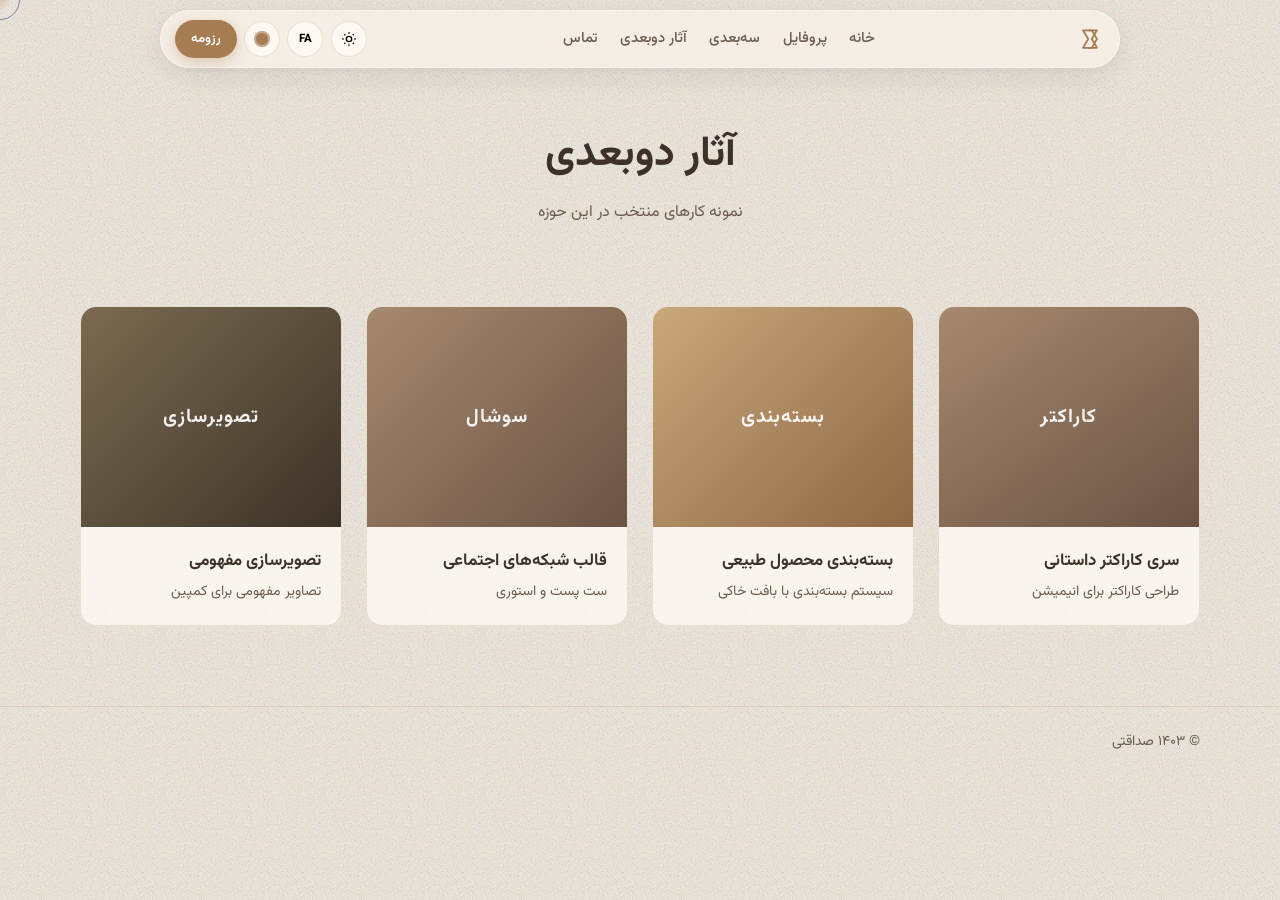
<file: pages/2d.html>
<!DOCTYPE html>
<html lang="fa" dir="rtl">
<head>
  <meta charset="UTF-8" />
  <meta name="viewport" content="width=device-width, initial-scale=1.0, viewport-fit=cover" />
  <title>آثار دوبعدی | صداقتی</title>
  <link href="https://fonts.googleapis.com/css2?family=Vazirmatn:wght@400;500;600;700;800&display=swap" rel="stylesheet" />
  <link rel="stylesheet" href="../css/style.css" />
  <style>
    .page-hero { padding: 120px 0 40px; text-align: center; }
    .page-hero h1 { font-size: clamp(1.8rem, 4vw, 2.6rem); margin-bottom: 0.5rem; }
    .page-hero p { color: var(--text-muted); max-width: 520px; margin: 0 auto; }
    .works-grid { display: grid; grid-template-columns: repeat(auto-fill, minmax(260px, 1fr)); gap: 1.5rem; padding: 40px 0 80px; }
    .work-card { background: var(--surface); border: 1px solid var(--border); border-radius: var(--radius); overflow: hidden; transition: transform 0.3s, box-shadow 0.3s; }
    .work-card:hover { transform: translateY(-6px); box-shadow: var(--shadow-lg); }
    .work-thumb { height: 220px; background: linear-gradient(145deg, #a68a6e, #6b5344); display: grid; place-items: center; font-size: 1.2rem; font-weight: 700; letter-spacing: 0.06em; color: rgba(255,255,255,0.92); text-align: center; padding: 1rem; }
    .work-body { padding: 1.25rem; }
    .work-body h3 { font-size: 1.05rem; margin-bottom: 0.35rem; }
    .work-body p { font-size: 0.88rem; color: var(--text-muted); }
    .note { background: var(--surface); border: 1px solid var(--border); border-radius: var(--radius); padding: 1.25rem 1.5rem; margin-bottom: 1.5rem; color: var(--text-muted); font-size: 0.95rem; }
  </style>
</head>
<body class="theme-cream day-mode" data-lang="fa">
  <header class="navbar">
    <div class="nav-pill glass">
      <a href="../index.html" class="logo" aria-label="صداقتی">
        <span class="logo-mark">
          <svg viewBox="0 0 32 32" fill="none"><path d="M8 6h10l6 10-6 10H8l6-10L8 6z" stroke="currentColor" stroke-width="2" stroke-linejoin="round"/><path d="M14 6h10l-6 10 6 10H14" stroke="currentColor" stroke-width="2" stroke-linejoin="round"/></svg>
        </span>
      </a>
      <nav class="nav-links">
        <a href="../index.html">خانه</a>
        <a href="../index.html#profile">پروفایل</a>
        <a href="../index.html#showcase3d">سه‌بعدی</a>
        <a href="2d.html">آثار دوبعدی</a>
        <a href="../index.html#contact">تماس</a>
      </nav>
      <div class="nav-actions">
        <button class="theme-toggle" id="themeToggle" aria-label="Toggle day/night">
          <span class="sun"><svg viewBox="0 0 24 24" width="16" height="16" fill="none" stroke="currentColor" stroke-width="2"><circle cx="12" cy="12" r="4"/><path d="M12 2v2M12 20v2M4.93 4.93l1.41 1.41M17.66 17.66l1.41 1.41M2 12h2M20 12h2M4.93 19.07l1.41-1.41M17.66 6.34l1.41-1.41"/></svg></span>
          <span class="moon"><svg viewBox="0 0 24 24" width="16" height="16" fill="none" stroke="currentColor" stroke-width="2"><path d="M21 12.79A9 9 0 1 1 11.21 3 7 7 0 0 0 21 12.79z"/></svg></span>
        </button>
        <button class="lang-toggle" id="langToggle"><span class="lang-fa">FA</span><span class="lang-en">EN</span></button>
        <button class="color-theme-btn" id="colorThemeBtn"><span class="dot"></span></button>
        <a href="../index.html#resume" class="btn-resume"><span>رزومه</span></a>
      </div>
      <button class="menu-toggle" id="menuToggle" aria-label="Menu"><span></span><span></span><span></span></button>
    </div>
  </header>
  <div class="color-panel" id="colorPanel">
    <button class="color-option" data-theme="cream" style="--swatch:#f5e6d3"></button>
    <button class="color-option" data-theme="milky" style="--swatch:#faf8f5"></button>
    <button class="color-option" data-theme="khaki" style="--swatch:#c4b39a"></button>
    <button class="color-option" data-theme="earthy" style="--swatch:#a68a6e"></button>
    <button class="color-option" data-theme="sand" style="--swatch:#e8d5b7"></button>
  </div>
  <main class="container">
    <div class="page-hero">
      <h1>آثار دوبعدی</h1>
      <p>نمونه کارهای منتخب در این حوزه</p>
    </div>

    <div class="works-grid">
      <article class="work-card"><div class="work-thumb">کاراکتر</div><div class="work-body"><h3>سری کاراکتر داستانی</h3><p>طراحی کاراکتر برای انیمیشن</p></div></article>
      <article class="work-card"><div class="work-thumb" style="background:linear-gradient(135deg,#c9a87c,#8c6844)">بسته‌بندی</div><div class="work-body"><h3>بسته‌بندی محصول طبیعی</h3><p>سیستم بسته‌بندی با بافت خاکی</p></div></article>
      <article class="work-card"><div class="work-thumb" style="background:linear-gradient(135deg,#a68a6e,#6b5344)">سوشال</div><div class="work-body"><h3>قالب شبکه‌های اجتماعی</h3><p>ست پست و استوری</p></div></article>
      <article class="work-card"><div class="work-thumb" style="background:linear-gradient(135deg,#7a6b4f,#3d3229)">تصویرسازی</div><div class="work-body"><h3>تصویرسازی مفهومی</h3><p>تصاویر مفهومی برای کمپین</p></div></article>
    </div>

  </main>
  <footer class="footer footer-minimal"><div class="container footer-inner"><p class="footer-copy">© ۱۴۰۳ صداقتی</p></div></footer>
  <script src="../js/effects.js"></script>
  <script src="../js/nav-shared.js"></script>
</body>
</html>
</file>
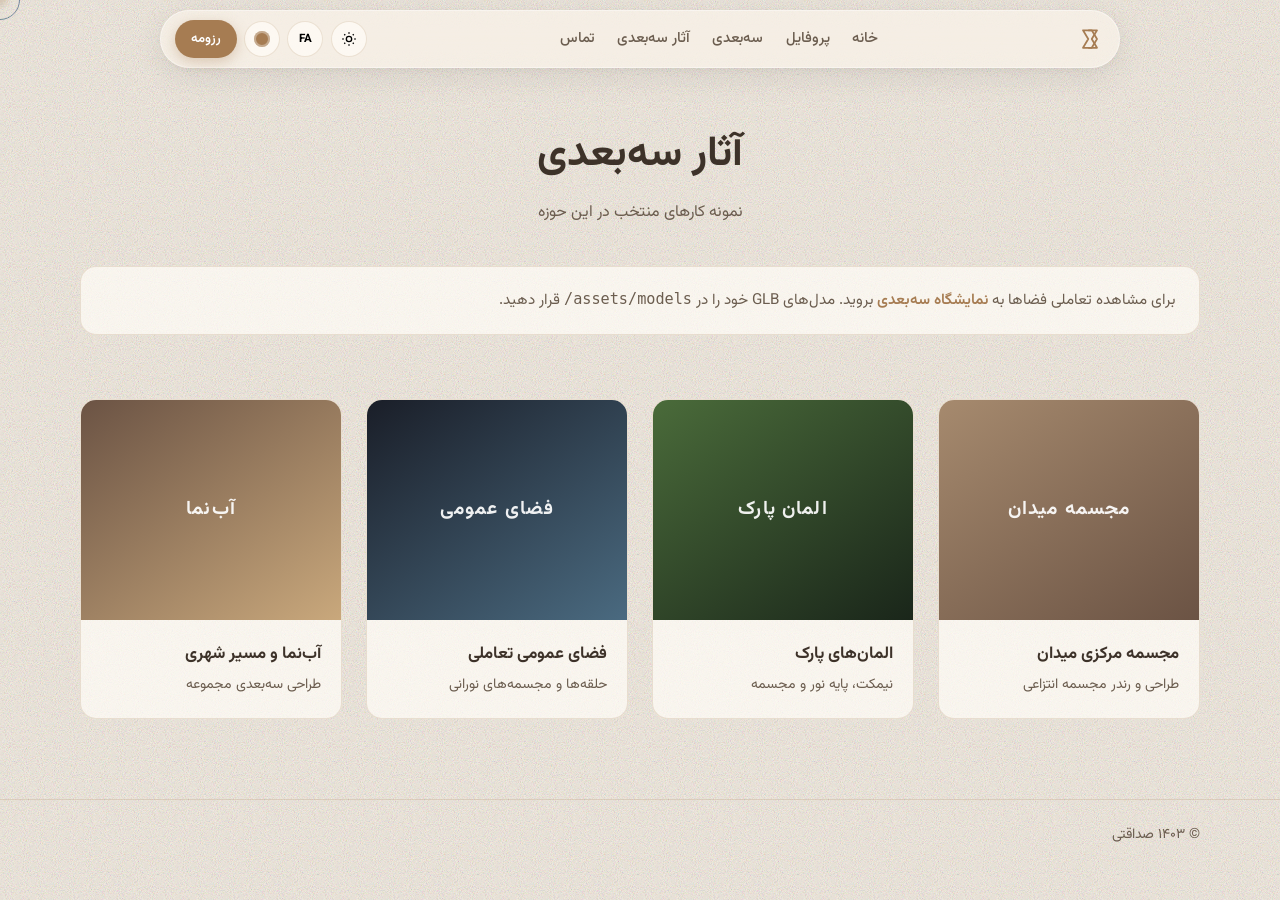
<file: pages/3d.html>
<!DOCTYPE html>
<html lang="fa" dir="rtl">
<head>
  <meta charset="UTF-8" />
  <meta name="viewport" content="width=device-width, initial-scale=1.0, viewport-fit=cover" />
  <title>آثار سه‌بعدی | صداقتی</title>
  <link href="https://fonts.googleapis.com/css2?family=Vazirmatn:wght@400;500;600;700;800&display=swap" rel="stylesheet" />
  <link rel="stylesheet" href="../css/style.css" />
  <style>
    .page-hero { padding: 120px 0 40px; text-align: center; }
    .page-hero h1 { font-size: clamp(1.8rem, 4vw, 2.6rem); margin-bottom: 0.5rem; }
    .page-hero p { color: var(--text-muted); max-width: 520px; margin: 0 auto; }
    .works-grid { display: grid; grid-template-columns: repeat(auto-fill, minmax(260px, 1fr)); gap: 1.5rem; padding: 40px 0 80px; }
    .work-card { background: var(--surface); border: 1px solid var(--border); border-radius: var(--radius); overflow: hidden; transition: transform 0.3s, box-shadow 0.3s; }
    .work-card:hover { transform: translateY(-6px); box-shadow: var(--shadow-lg); }
    .work-thumb { height: 220px; background: linear-gradient(145deg, #a68a6e, #6b5344); display: grid; place-items: center; font-size: 1.2rem; font-weight: 700; letter-spacing: 0.06em; color: rgba(255,255,255,0.92); text-align: center; padding: 1rem; }
    .work-body { padding: 1.25rem; }
    .work-body h3 { font-size: 1.05rem; margin-bottom: 0.35rem; }
    .work-body p { font-size: 0.88rem; color: var(--text-muted); }
    .note { background: var(--surface); border: 1px solid var(--border); border-radius: var(--radius); padding: 1.25rem 1.5rem; margin-bottom: 1.5rem; color: var(--text-muted); font-size: 0.95rem; }
  </style>
</head>
<body class="theme-cream day-mode" data-lang="fa">
  <header class="navbar">
    <div class="nav-pill glass">
      <a href="../index.html" class="logo" aria-label="صداقتی">
        <span class="logo-mark">
          <svg viewBox="0 0 32 32" fill="none"><path d="M8 6h10l6 10-6 10H8l6-10L8 6z" stroke="currentColor" stroke-width="2" stroke-linejoin="round"/><path d="M14 6h10l-6 10 6 10H14" stroke="currentColor" stroke-width="2" stroke-linejoin="round"/></svg>
        </span>
      </a>
      <nav class="nav-links">
        <a href="../index.html">خانه</a>
        <a href="../index.html#profile">پروفایل</a>
        <a href="../index.html#showcase3d">سه‌بعدی</a>
        <a href="3d.html">آثار سه‌بعدی</a>
        <a href="../index.html#contact">تماس</a>
      </nav>
      <div class="nav-actions">
        <button class="theme-toggle" id="themeToggle" aria-label="Toggle day/night">
          <span class="sun"><svg viewBox="0 0 24 24" width="16" height="16" fill="none" stroke="currentColor" stroke-width="2"><circle cx="12" cy="12" r="4"/><path d="M12 2v2M12 20v2M4.93 4.93l1.41 1.41M17.66 17.66l1.41 1.41M2 12h2M20 12h2M4.93 19.07l1.41-1.41M17.66 6.34l1.41-1.41"/></svg></span>
          <span class="moon"><svg viewBox="0 0 24 24" width="16" height="16" fill="none" stroke="currentColor" stroke-width="2"><path d="M21 12.79A9 9 0 1 1 11.21 3 7 7 0 0 0 21 12.79z"/></svg></span>
        </button>
        <button class="lang-toggle" id="langToggle"><span class="lang-fa">FA</span><span class="lang-en">EN</span></button>
        <button class="color-theme-btn" id="colorThemeBtn"><span class="dot"></span></button>
        <a href="../index.html#resume" class="btn-resume"><span>رزومه</span></a>
      </div>
      <button class="menu-toggle" id="menuToggle" aria-label="Menu"><span></span><span></span><span></span></button>
    </div>
  </header>
  <div class="color-panel" id="colorPanel">
    <button class="color-option" data-theme="cream" style="--swatch:#f5e6d3"></button>
    <button class="color-option" data-theme="milky" style="--swatch:#faf8f5"></button>
    <button class="color-option" data-theme="khaki" style="--swatch:#c4b39a"></button>
    <button class="color-option" data-theme="earthy" style="--swatch:#a68a6e"></button>
    <button class="color-option" data-theme="sand" style="--swatch:#e8d5b7"></button>
  </div>
  <main class="container">
    <div class="page-hero">
      <h1>آثار سه‌بعدی</h1>
      <p>نمونه کارهای منتخب در این حوزه</p>
    </div>

    <div class="note">برای مشاهده تعاملی فضاها به <a href="../index.html#showcase3d" style="color:var(--accent);font-weight:600">نمایشگاه سه‌بعدی</a> بروید. مدل‌های GLB خود را در <code>assets/models/</code> قرار دهید.</div>
    <div class="works-grid">
      <article class="work-card"><div class="work-thumb">مجسمه میدان</div><div class="work-body"><h3>مجسمه مرکزی میدان</h3><p>طراحی و رندر مجسمه انتزاعی</p></div></article>
      <article class="work-card"><div class="work-thumb" style="background:linear-gradient(145deg,#4a6b3a,#1a261a)">المان پارک</div><div class="work-body"><h3>المان‌های پارک</h3><p>نیمکت، پایه نور و مجسمه</p></div></article>
      <article class="work-card"><div class="work-thumb" style="background:linear-gradient(145deg,#1a1e28,#4a6a80)">فضای عمومی</div><div class="work-body"><h3>فضای عمومی تعاملی</h3><p>حلقه‌ها و مجسمه‌های نورانی</p></div></article>
      <article class="work-card"><div class="work-thumb" style="background:linear-gradient(145deg,#6b5344,#c9a87c)">آب‌نما</div><div class="work-body"><h3>آب‌نما و مسیر شهری</h3><p>طراحی سه‌بعدی مجموعه</p></div></article>
    </div>

  </main>
  <footer class="footer footer-minimal"><div class="container footer-inner"><p class="footer-copy">© ۱۴۰۳ صداقتی</p></div></footer>
  <script src="../js/effects.js"></script>
  <script src="../js/nav-shared.js"></script>
</body>
</html>
</file>
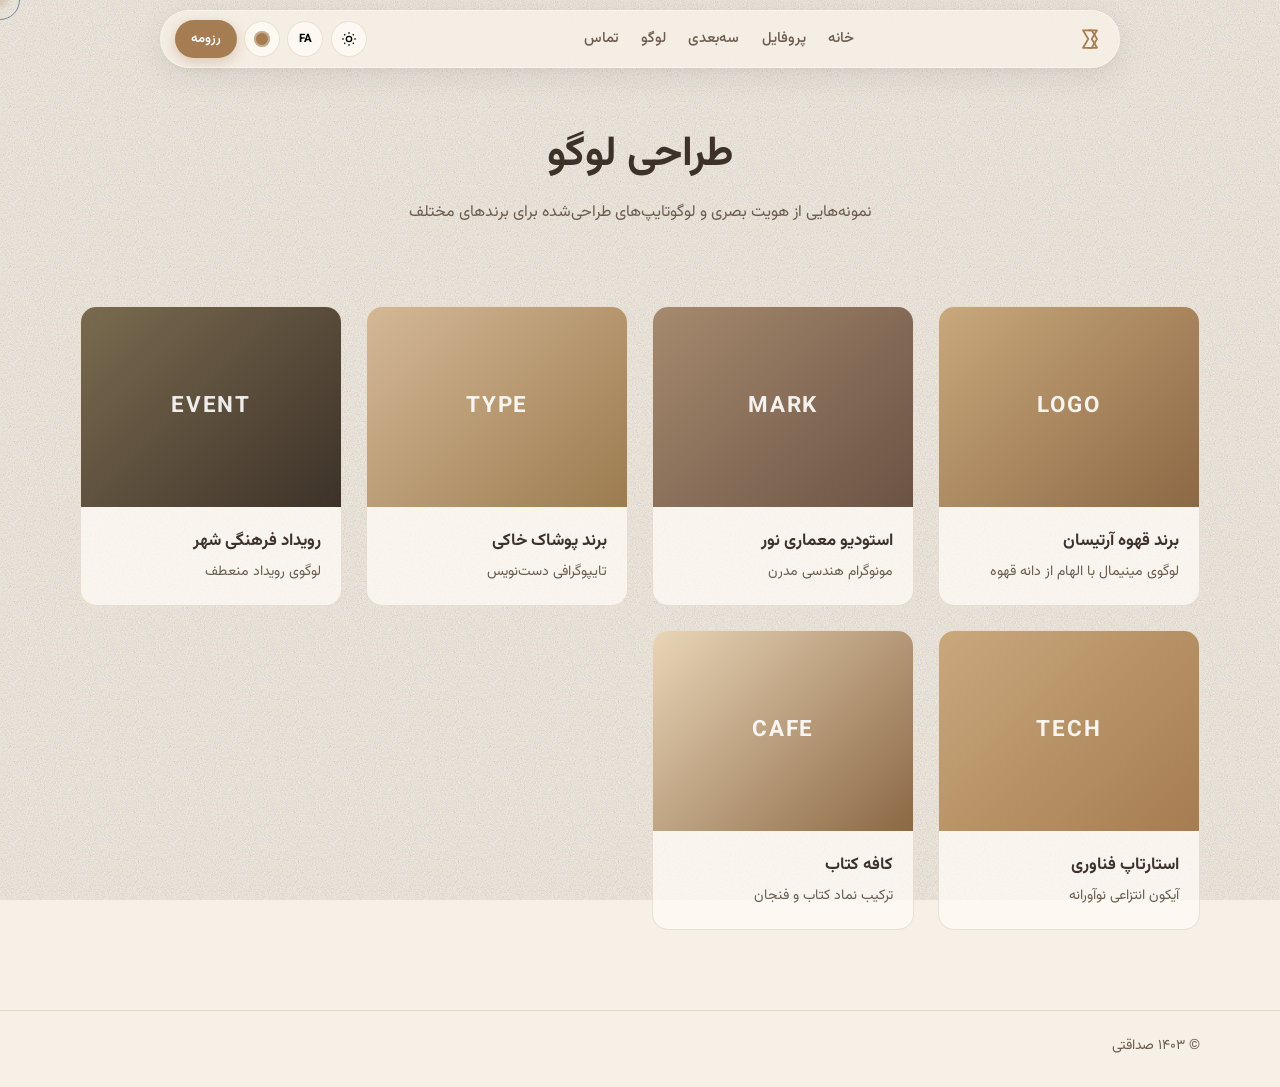
<file: pages/logo.html>
<!DOCTYPE html>
<html lang="fa" dir="rtl">
<head>
  <meta charset="UTF-8" />
  <meta name="viewport" content="width=device-width, initial-scale=1.0, viewport-fit=cover" />
  <title>طراحی لوگو | صداقتی</title>
  <link href="https://fonts.googleapis.com/css2?family=Vazirmatn:wght@400;500;600;700;800&display=swap" rel="stylesheet" />
  <link rel="stylesheet" href="../css/style.css" />
  <style>
    .page-hero { padding: 120px 0 40px; text-align: center; }
    .page-hero h1 { font-size: clamp(1.8rem, 4vw, 2.6rem); margin-bottom: 0.5rem; }
    .page-hero p { color: var(--text-muted); max-width: 520px; margin: 0 auto; }
    .works-grid { display: grid; grid-template-columns: repeat(auto-fill, minmax(260px, 1fr)); gap: 1.5rem; padding: 40px 0 80px; }
    .work-card { background: var(--surface); border: 1px solid var(--border); border-radius: var(--radius); overflow: hidden; transition: transform 0.3s, box-shadow 0.3s; }
    .work-card:hover { transform: translateY(-6px); box-shadow: var(--shadow-lg); }
    .work-thumb { height: 200px; background: linear-gradient(135deg, #c9a87c, #8c6844); display: grid; place-items: center; font-size: 1.4rem; font-weight: 700; letter-spacing: 0.08em; color: rgba(255,255,255,0.9); }
    .work-body { padding: 1.25rem; }
    .work-body h3 { font-size: 1.05rem; margin-bottom: 0.35rem; }
    .work-body p { font-size: 0.88rem; color: var(--text-muted); }
  </style>
</head>
<body class="theme-cream day-mode" data-lang="fa">
  <header class="navbar">
    <div class="nav-pill glass">
      <a href="../index.html" class="logo" aria-label="صداقتی">
        <span class="logo-mark">
          <svg viewBox="0 0 32 32" fill="none"><path d="M8 6h10l6 10-6 10H8l6-10L8 6z" stroke="currentColor" stroke-width="2" stroke-linejoin="round"/><path d="M14 6h10l-6 10 6 10H14" stroke="currentColor" stroke-width="2" stroke-linejoin="round"/></svg>
        </span>
      </a>
      <nav class="nav-links">
        <a href="../index.html">خانه</a>
        <a href="../index.html#profile">پروفایل</a>
        <a href="../index.html#showcase3d">سه‌بعدی</a>
        <a href="logo.html">لوگو</a>
        <a href="../index.html#contact">تماس</a>
      </nav>
      <div class="nav-actions">
        <button class="theme-toggle" id="themeToggle" aria-label="Toggle day/night">
          <span class="sun"><svg viewBox="0 0 24 24" width="16" height="16" fill="none" stroke="currentColor" stroke-width="2"><circle cx="12" cy="12" r="4"/><path d="M12 2v2M12 20v2M4.93 4.93l1.41 1.41M17.66 17.66l1.41 1.41M2 12h2M20 12h2M4.93 19.07l1.41-1.41M17.66 6.34l1.41-1.41"/></svg></span>
          <span class="moon"><svg viewBox="0 0 24 24" width="16" height="16" fill="none" stroke="currentColor" stroke-width="2"><path d="M21 12.79A9 9 0 1 1 11.21 3 7 7 0 0 0 21 12.79z"/></svg></span>
        </button>
        <button class="lang-toggle" id="langToggle"><span class="lang-fa">FA</span><span class="lang-en">EN</span></button>
        <button class="color-theme-btn" id="colorThemeBtn"><span class="dot"></span></button>
        <a href="../index.html#resume" class="btn-resume"><span>رزومه</span></a>
      </div>
      <button class="menu-toggle" id="menuToggle" aria-label="Menu"><span></span><span></span><span></span></button>
    </div>
  </header>
  <div class="color-panel" id="colorPanel">
    <button class="color-option" data-theme="cream" style="--swatch:#f5e6d3"></button>
    <button class="color-option" data-theme="milky" style="--swatch:#faf8f5"></button>
    <button class="color-option" data-theme="khaki" style="--swatch:#c4b39a"></button>
    <button class="color-option" data-theme="earthy" style="--swatch:#a68a6e"></button>
    <button class="color-option" data-theme="sand" style="--swatch:#e8d5b7"></button>
  </div>
  <main class="container">
    <div class="page-hero">
      <h1>طراحی لوگو</h1>
      <p>نمونه‌هایی از هویت بصری و لوگوتایپ‌های طراحی‌شده برای برندهای مختلف</p>
    </div>
    <div class="works-grid">
      <article class="work-card"><div class="work-thumb">LOGO</div><div class="work-body"><h3>برند قهوه آرتیسان</h3><p>لوگوی مینیمال با الهام از دانه قهوه</p></div></article>
      <article class="work-card"><div class="work-thumb" style="background:linear-gradient(135deg,#a68a6e,#6b5344)">MARK</div><div class="work-body"><h3>استودیو معماری نور</h3><p>مونوگرام هندسی مدرن</p></div></article>
      <article class="work-card"><div class="work-thumb" style="background:linear-gradient(135deg,#d4b896,#9c7b4f)">TYPE</div><div class="work-body"><h3>برند پوشاک خاکی</h3><p>تایپوگرافی دست‌نویس</p></div></article>
      <article class="work-card"><div class="work-thumb" style="background:linear-gradient(135deg,#7a6b4f,#3d3229)">EVENT</div><div class="work-body"><h3>رویداد فرهنگی شهر</h3><p>لوگوی رویداد منعطف</p></div></article>
      <article class="work-card"><div class="work-thumb" style="background:linear-gradient(135deg,#c9a87c,#a67c52)">TECH</div><div class="work-body"><h3>استارتاپ فناوری</h3><p>آیکون انتزاعی نوآورانه</p></div></article>
      <article class="work-card"><div class="work-thumb" style="background:linear-gradient(135deg,#e8d5b7,#8c6844)">CAFE</div><div class="work-body"><h3>کافه کتاب</h3><p>ترکیب نماد کتاب و فنجان</p></div></article>
    </div>
  </main>
  <footer class="footer footer-minimal"><div class="container footer-inner"><p class="footer-copy">© ۱۴۰۳ صداقتی</p></div></footer>
  <script src="../js/effects.js"></script>
  <script src="../js/nav-shared.js"></script>
</body>
</html>
</file>
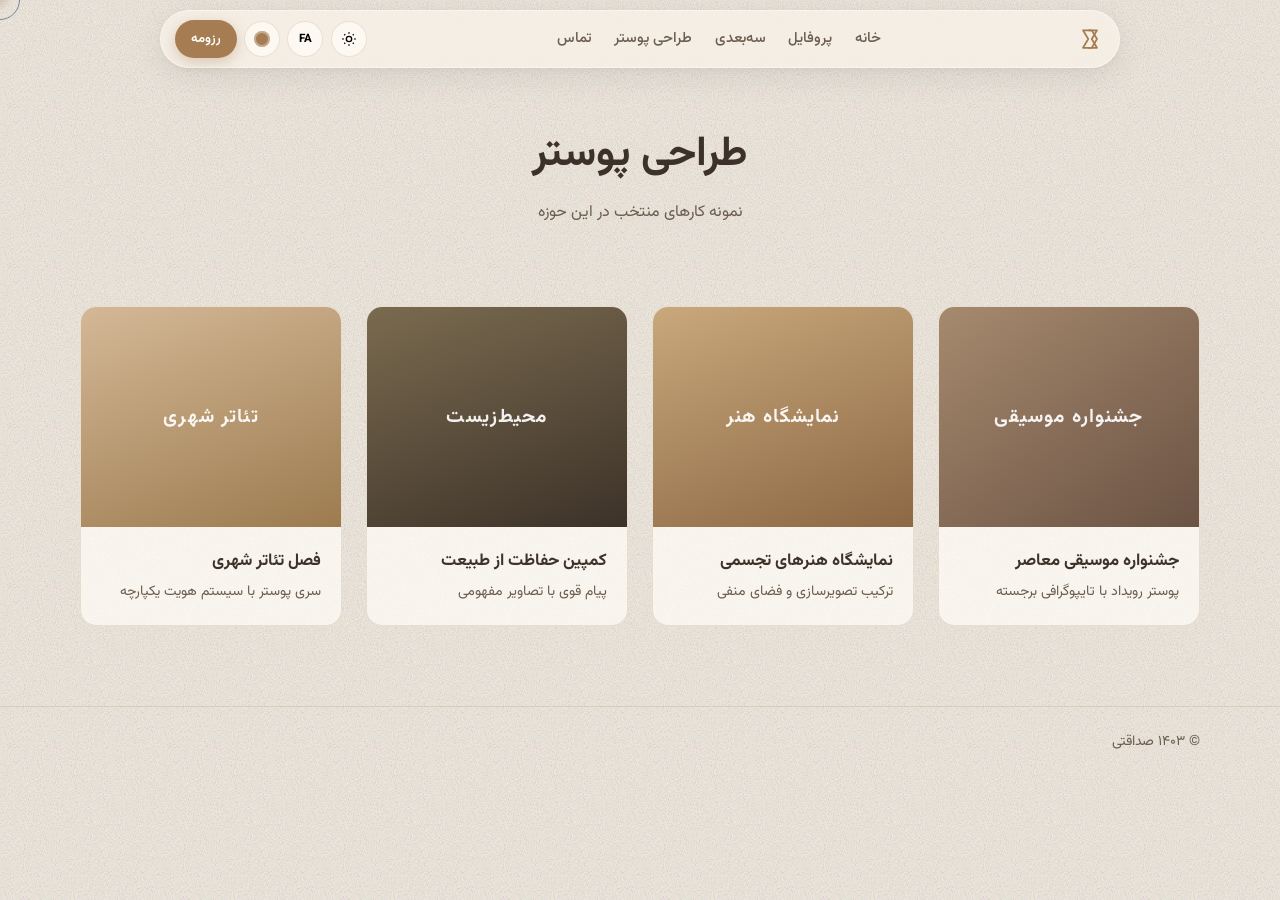
<file: pages/poster.html>
<!DOCTYPE html>
<html lang="fa" dir="rtl">
<head>
  <meta charset="UTF-8" />
  <meta name="viewport" content="width=device-width, initial-scale=1.0, viewport-fit=cover" />
  <title>طراحی پوستر | صداقتی</title>
  <link href="https://fonts.googleapis.com/css2?family=Vazirmatn:wght@400;500;600;700;800&display=swap" rel="stylesheet" />
  <link rel="stylesheet" href="../css/style.css" />
  <style>
    .page-hero { padding: 120px 0 40px; text-align: center; }
    .page-hero h1 { font-size: clamp(1.8rem, 4vw, 2.6rem); margin-bottom: 0.5rem; }
    .page-hero p { color: var(--text-muted); max-width: 520px; margin: 0 auto; }
    .works-grid { display: grid; grid-template-columns: repeat(auto-fill, minmax(260px, 1fr)); gap: 1.5rem; padding: 40px 0 80px; }
    .work-card { background: var(--surface); border: 1px solid var(--border); border-radius: var(--radius); overflow: hidden; transition: transform 0.3s, box-shadow 0.3s; }
    .work-card:hover { transform: translateY(-6px); box-shadow: var(--shadow-lg); }
    .work-thumb { height: 220px; background: linear-gradient(145deg, #a68a6e, #6b5344); display: grid; place-items: center; font-size: 1.2rem; font-weight: 700; letter-spacing: 0.06em; color: rgba(255,255,255,0.92); text-align: center; padding: 1rem; }
    .work-body { padding: 1.25rem; }
    .work-body h3 { font-size: 1.05rem; margin-bottom: 0.35rem; }
    .work-body p { font-size: 0.88rem; color: var(--text-muted); }
    .note { background: var(--surface); border: 1px solid var(--border); border-radius: var(--radius); padding: 1.25rem 1.5rem; margin-bottom: 1.5rem; color: var(--text-muted); font-size: 0.95rem; }
  </style>
</head>
<body class="theme-cream day-mode" data-lang="fa">
  <header class="navbar">
    <div class="nav-pill glass">
      <a href="../index.html" class="logo" aria-label="صداقتی">
        <span class="logo-mark">
          <svg viewBox="0 0 32 32" fill="none"><path d="M8 6h10l6 10-6 10H8l6-10L8 6z" stroke="currentColor" stroke-width="2" stroke-linejoin="round"/><path d="M14 6h10l-6 10 6 10H14" stroke="currentColor" stroke-width="2" stroke-linejoin="round"/></svg>
        </span>
      </a>
      <nav class="nav-links">
        <a href="../index.html">خانه</a>
        <a href="../index.html#profile">پروفایل</a>
        <a href="../index.html#showcase3d">سه‌بعدی</a>
        <a href="poster.html">طراحی پوستر</a>
        <a href="../index.html#contact">تماس</a>
      </nav>
      <div class="nav-actions">
        <button class="theme-toggle" id="themeToggle" aria-label="Toggle day/night">
          <span class="sun"><svg viewBox="0 0 24 24" width="16" height="16" fill="none" stroke="currentColor" stroke-width="2"><circle cx="12" cy="12" r="4"/><path d="M12 2v2M12 20v2M4.93 4.93l1.41 1.41M17.66 17.66l1.41 1.41M2 12h2M20 12h2M4.93 19.07l1.41-1.41M17.66 6.34l1.41-1.41"/></svg></span>
          <span class="moon"><svg viewBox="0 0 24 24" width="16" height="16" fill="none" stroke="currentColor" stroke-width="2"><path d="M21 12.79A9 9 0 1 1 11.21 3 7 7 0 0 0 21 12.79z"/></svg></span>
        </button>
        <button class="lang-toggle" id="langToggle"><span class="lang-fa">FA</span><span class="lang-en">EN</span></button>
        <button class="color-theme-btn" id="colorThemeBtn"><span class="dot"></span></button>
        <a href="../index.html#resume" class="btn-resume"><span>رزومه</span></a>
      </div>
      <button class="menu-toggle" id="menuToggle" aria-label="Menu"><span></span><span></span><span></span></button>
    </div>
  </header>
  <div class="color-panel" id="colorPanel">
    <button class="color-option" data-theme="cream" style="--swatch:#f5e6d3"></button>
    <button class="color-option" data-theme="milky" style="--swatch:#faf8f5"></button>
    <button class="color-option" data-theme="khaki" style="--swatch:#c4b39a"></button>
    <button class="color-option" data-theme="earthy" style="--swatch:#a68a6e"></button>
    <button class="color-option" data-theme="sand" style="--swatch:#e8d5b7"></button>
  </div>
  <main class="container">
    <div class="page-hero">
      <h1>طراحی پوستر</h1>
      <p>نمونه کارهای منتخب در این حوزه</p>
    </div>

    <div class="works-grid">
      <article class="work-card"><div class="work-thumb">جشنواره موسیقی</div><div class="work-body"><h3>جشنواره موسیقی معاصر</h3><p>پوستر رویداد با تایپوگرافی برجسته</p></div></article>
      <article class="work-card"><div class="work-thumb" style="background:linear-gradient(160deg,#c9a87c,#8c6844)">نمایشگاه هنر</div><div class="work-body"><h3>نمایشگاه هنرهای تجسمی</h3><p>ترکیب تصویرسازی و فضای منفی</p></div></article>
      <article class="work-card"><div class="work-thumb" style="background:linear-gradient(160deg,#7a6b4f,#3d3229)">محیط‌زیست</div><div class="work-body"><h3>کمپین حفاظت از طبیعت</h3><p>پیام قوی با تصاویر مفهومی</p></div></article>
      <article class="work-card"><div class="work-thumb" style="background:linear-gradient(160deg,#d4b896,#9c7b4f)">تئاتر شهری</div><div class="work-body"><h3>فصل تئاتر شهری</h3><p>سری پوستر با سیستم هویت یکپارچه</p></div></article>
    </div>

  </main>
  <footer class="footer footer-minimal"><div class="container footer-inner"><p class="footer-copy">© ۱۴۰۳ صداقتی</p></div></footer>
  <script src="../js/effects.js"></script>
  <script src="../js/nav-shared.js"></script>
</body>
</html>
</file>
<file: css/style.css>
/* ===== CSS Variables & Themes ===== */
:root {
  --font-fa: 'Vazirmatn', system-ui, sans-serif;
  --font-en: 'Playfair Display', Georgia, serif;
  --radius: 16px;
  --radius-sm: 10px;
  --shadow: 0 8px 32px rgba(0,0,0,0.08);
  --shadow-lg: 0 20px 60px rgba(0,0,0,0.12);
  --transition: 0.35s cubic-bezier(0.4, 0, 0.2, 1);
  --nav-h: 72px;
}

/* Cream (default) */
.theme-cream {
  --bg: #f7f0e6;
  --bg-soft: #f0e6d8;
  --surface: rgba(255, 252, 247, 0.72);
  --text: #3d3229;
  --text-muted: #6b5d4f;
  --accent: #a67c52;
  --accent-hover: #8c6844;
  --border: rgba(166, 124, 82, 0.2);
  --glass: rgba(255, 250, 242, 0.55);
  --glass-border: rgba(255, 255, 255, 0.4);
  --orbit: #c9a87c;
}

.theme-milky {
  --bg: #faf8f5;
  --bg-soft: #f2efe9;
  --surface: rgba(255, 255, 255, 0.75);
  --text: #2c2a26;
  --text-muted: #5c574e;
  --accent: #8b7355;
  --accent-hover: #6f5b44;
  --border: rgba(139, 115, 85, 0.18);
  --glass: rgba(255, 255, 255, 0.6);
  --glass-border: rgba(255, 255, 255, 0.5);
  --orbit: #b8a88a;
}

.theme-khaki {
  --bg: #e8e0d0;
  --bg-soft: #ddd4c0;
  --surface: rgba(245, 240, 230, 0.7);
  --text: #3a3428;
  --text-muted: #5e5648;
  --accent: #7a6b4f;
  --accent-hover: #625640;
  --border: rgba(122, 107, 79, 0.22);
  --glass: rgba(240, 235, 220, 0.55);
  --glass-border: rgba(255, 255, 255, 0.35);
  --orbit: #9c8b6a;
}

.theme-earthy {
  --bg: #d9cbb8;
  --bg-soft: #cbbba5;
  --surface: rgba(240, 230, 215, 0.7);
  --text: #2f2820;
  --text-muted: #554a3c;
  --accent: #6b5344;
  --accent-hover: #544033;
  --border: rgba(107, 83, 68, 0.25);
  --glass: rgba(230, 220, 200, 0.55);
  --glass-border: rgba(255, 255, 255, 0.3);
  --orbit: #8a7360;
}

.theme-sand {
  --bg: #f0e4d0;
  --bg-soft: #e6d6bc;
  --surface: rgba(250, 242, 230, 0.72);
  --text: #3b3226;
  --text-muted: #665a48;
  --accent: #9c7b4f;
  --accent-hover: #7f643f;
  --border: rgba(156, 123, 79, 0.2);
  --glass: rgba(250, 240, 225, 0.55);
  --glass-border: rgba(255, 255, 255, 0.4);
  --orbit: #c4a574;
}

/* Night mode overrides */
.night-mode {
  --bg: #141210;
  --bg-soft: #1c1916;
  --surface: rgba(48, 42, 36, 0.88);
  --text: #f5efe6;
  --text-muted: #d2c4b4;
  --accent: #e0b888;
  --accent-hover: #f0c89a;
  --border: rgba(224, 184, 136, 0.32);
  --glass: rgba(28, 24, 20, 0.88);
  --glass-border: rgba(255, 255, 255, 0.16);
  --orbit: #d4b896;
  --shadow: 0 8px 32px rgba(0,0,0,0.5);
  --shadow-lg: 0 20px 60px rgba(0,0,0,0.55);
}

/* Night navbar — extra contrast */
.night-mode .nav-pill {
  background: rgba(22, 18, 15, 0.92);
  border-color: rgba(224, 184, 136, 0.28);
  box-shadow: 0 10px 36px rgba(0,0,0,0.45), inset 0 1px 0 rgba(255,255,255,0.06);
  backdrop-filter: blur(22px) saturate(1.2);
  -webkit-backdrop-filter: blur(22px) saturate(1.2);
}
.night-mode .nav-links a {
  color: #e8dcc8;
  font-weight: 500;
}
.night-mode .nav-links a:hover,
.night-mode .nav-links a.active {
  color: #f5c98a;
}
.night-mode .logo-mark {
  color: #f0c89a;
}
.night-mode .theme-toggle,
.night-mode .lang-toggle,
.night-mode .color-theme-btn {
  background: rgba(55, 48, 40, 0.95);
  border-color: rgba(224, 184, 136, 0.3);
  color: #f0e6d8;
}
.night-mode .btn-resume {
  background: #d4a574;
  color: #1a1410;
  box-shadow: 0 4px 16px rgba(212, 165, 116, 0.4);
}
.night-mode .btn-resume:hover {
  background: #e8bc88;
  color: #1a1410;
}

/* ===== Reset & Base ===== */
*, *::before, *::after { box-sizing: border-box; margin: 0; padding: 0; }

html {
  scroll-behavior: smooth;
  font-size: 16px;
}

html, body {
  width: 100%;
  max-width: 100%;
  overflow-x: hidden;
}

body {
  font-family: var(--font-fa);
  background-color: var(--bg);
  color: var(--text);
  line-height: 1.7;
  overflow-x: hidden;
  transition: background-color var(--transition), color var(--transition);
  min-height: 100vh;
  min-height: 100dvh;
  -webkit-text-size-adjust: 100%;
  text-size-adjust: 100%;
}

/* Craft / paper texture ~50% day & night */
body::before {
  content: "";
  position: fixed;
  inset: 0;
  z-index: 0;
  pointer-events: none;
  opacity: 0.5;
  background-image: url("data:image/svg+xml,%3Csvg viewBox='0 0 200 200' xmlns='http://www.w3.org/2000/svg'%3E%3Cfilter id='n'%3E%3CfeTurbulence type='fractalNoise' baseFrequency='0.85' numOctaves='4' stitchTiles='stitch'/%3E%3C/filter%3E%3Crect width='100%25' height='100%25' filter='url(%23n)'/%3E%3C/svg%3E");
  background-size: 160px 160px;
  mix-blend-mode: multiply;
}

body.night-mode::before {
  opacity: 0.5;
  mix-blend-mode: soft-light;
}

body > * {
  position: relative;
  z-index: 1;
}

img { max-width: 100%; display: block; }
a { color: inherit; text-decoration: none; }
button { font-family: inherit; cursor: pointer; border: none; background: none; }
ul { list-style: none; }

.container {
  width: min(1120px, 92%);
  margin-inline: auto;
}

/* ===== Glass floating Navbar ===== */
.navbar {
  position: fixed;
  top: 0;
  left: 0;
  right: 0;
  z-index: 1000;
  display: flex;
  justify-content: center;
  padding: 14px 16px 0;
  pointer-events: none;
}

.nav-pill {
  pointer-events: auto;
  width: min(960px, 96%);
  height: 58px;
  border-radius: 999px;
  display: flex;
  align-items: center;
  justify-content: space-between;
  gap: 1rem;
  padding: 0 10px 0 14px;
  background: var(--glass);
  backdrop-filter: blur(18px) saturate(1.4);
  -webkit-backdrop-filter: blur(18px) saturate(1.4);
  border: 1px solid var(--glass-border);
  box-shadow: 0 8px 32px rgba(0,0,0,0.08), 0 2px 8px rgba(0,0,0,0.04);
}

.logo {
  display: flex;
  align-items: center;
  flex-shrink: 0;
}

.logo-mark {
  width: 38px;
  height: 38px;
  border-radius: 50%;
  background: transparent;
  color: var(--accent);
  display: grid;
  place-items: center;
  box-shadow: none;
}

.logo-mark svg {
  width: 28px;
  height: 28px;
}

.nav-links {
  display: flex;
  gap: 1.4rem;
  font-size: 0.92rem;
  font-weight: 500;
  flex: 1;
  justify-content: center;
}

.nav-links a {
  position: relative;
  color: var(--text-muted);
  transition: color var(--transition);
  white-space: nowrap;
}

.nav-links a:hover,
.nav-links a.active {
  color: var(--accent);
}

.nav-links a::after {
  content: "";
  position: absolute;
  bottom: -4px;
  right: 0;
  width: 0;
  height: 2px;
  background: var(--accent);
  transition: width var(--transition);
}

.nav-links a:hover::after {
  width: 100%;
}

.nav-actions {
  display: flex;
  align-items: center;
  gap: 0.45rem;
  flex-shrink: 0;
}

.theme-toggle,
.lang-toggle,
.color-theme-btn {
  width: 36px;
  height: 36px;
  border-radius: 50%;
  display: grid;
  place-items: center;
  background: var(--surface);
  border: 1px solid var(--border);
  transition: transform 0.2s, background var(--transition);
  font-size: 0.85rem;
}

.lang-toggle {
  width: auto;
  min-width: 36px;
  padding: 0 10px;
  border-radius: 999px;
  font-size: 0.72rem;
  font-weight: 700;
  letter-spacing: 0.3px;
}

.theme-toggle:hover,
.lang-toggle:hover,
.color-theme-btn:hover {
  transform: scale(1.06);
}

.theme-toggle .moon { display: none; }
.theme-toggle .sun,
.theme-toggle .moon { line-height: 0; }
.theme-toggle svg { display: block; }
.night-mode .theme-toggle .sun { display: none; }
.night-mode .theme-toggle .moon { display: block; }

body[data-lang="fa"] .lang-en { display: none; }
body[data-lang="en"] .lang-fa { display: none; }

.color-theme-btn .dot {
  width: 16px;
  height: 16px;
  border-radius: 50%;
  background: var(--accent);
  box-shadow: inset 0 0 0 2px rgba(255,255,255,0.35);
}

.btn-resume {
  display: inline-flex;
  align-items: center;
  gap: 0.4rem;
  height: 38px;
  padding: 0 1rem;
  border-radius: 999px;
  background: var(--accent);
  color: #fff;
  font-size: 0.82rem;
  font-weight: 600;
  white-space: nowrap;
  box-shadow: 0 4px 14px rgba(166, 124, 82, 0.35);
  transition: background 0.2s, transform 0.2s;
}

.btn-resume svg {
  width: 16px;
  height: 16px;
}

.btn-resume:hover {
  background: var(--accent-hover);
  transform: translateY(-1px);
}

.menu-toggle {
  display: none;
  flex-direction: column;
  gap: 5px;
  width: 36px;
  padding: 6px;
}

.menu-toggle span {
  display: block;
  height: 2px;
  background: var(--text);
  border-radius: 2px;
  transition: var(--transition);
}

/* Color panel */
.color-panel {
  position: fixed;
  top: 80px;
  right: 20px;
  display: flex;
  flex-direction: column;
  gap: 8px;
  padding: 10px;
  background: var(--glass);
  backdrop-filter: blur(12px);
  border-radius: 999px;
  border: 1px solid var(--glass-border);
  opacity: 0;
  pointer-events: none;
  transform: translateY(-10px);
  transition: var(--transition);
  z-index: 999;
}

.color-panel.open {
  opacity: 1;
  pointer-events: auto;
  transform: translateY(0);
}

.color-option {
  width: 28px;
  height: 28px;
  border-radius: 50%;
  background: var(--swatch);
  border: 2px solid transparent;
  box-shadow: 0 2px 8px rgba(0,0,0,0.15);
  transition: transform 0.2s;
}

.color-option:hover,
.color-option.active {
  transform: scale(1.15);
  border-color: var(--text);
}

/* ===== Hero ===== */
.hero {
  height: 100vh;
  height: 100dvh;
  min-height: 520px;
  position: relative;
  display: flex;
  align-items: center;
  justify-content: center;
  overflow: hidden;
}

#heroCanvas {
  position: absolute;
  inset: 0;
  width: 100% !important;
  height: 100% !important;
  max-width: 100vw;
  max-height: 100vh;
  max-height: 100dvh;
  z-index: 1;
  display: block;
}

.hero-content {
  position: absolute;
  bottom: 20%;
  left: 0;
  right: 0;
  z-index: 3;
  text-align: center;
  pointer-events: none;
}

.hero-sub {
  font-size: clamp(0.9rem, 2vw, 1.1rem);
  color: var(--text-muted);
  letter-spacing: 0.1em;
  opacity: 0.9;
  background: var(--glass);
  backdrop-filter: blur(10px);
  -webkit-backdrop-filter: blur(10px);
  display: inline-block;
  padding: 0.55rem 1.5rem;
  border-radius: 999px;
  border: 1px solid var(--glass-border);
}

.scroll-hint {
  position: absolute;
  bottom: 36px;
  left: 50%;
  transform: translateX(-50%);
  font-size: 0.85rem;
  color: var(--text-muted);
  animation: bounce 2s infinite;
  z-index: 3;
  pointer-events: none;
}

@keyframes bounce {
  0%, 100% { transform: translateX(-50%) translateY(0); }
  50% { transform: translateX(-50%) translateY(8px); }
}

/* ===== Profile avatar stage ===== */
.profile-section {
  padding: 110px 0 80px;
}

.profile-centered {
  display: flex;
  flex-direction: column;
  align-items: center;
  text-align: center;
}

.avatar-stage {
  position: relative;
  width: 340px;
  height: 340px;
  margin: 0 auto 2.75rem;
  display: grid;
  place-items: center;
}

.profile-img-wrap {
  width: 200px;
  height: 200px;
  border-radius: 50%;
  overflow: hidden;
  border: 5px solid var(--surface);
  box-shadow:
    0 0 0 6px rgba(166, 124, 82, 0.15),
    0 12px 40px rgba(0,0,0,0.12);
  background: var(--bg-soft);
  position: relative;
  z-index: 5;
}

.profile-img {
  width: 100%;
  height: 100%;
  object-fit: cover;
}

/* glowing rings */
.ring {
  position: absolute;
  top: 50%;
  left: 50%;
  transform: translate(-50%, -50%);
  border-radius: 50%;
  pointer-events: none;
}

.ring-a {
  width: 230px;
  height: 230px;
  border: 3px solid transparent;
  border-top-color: var(--accent);
  border-right-color: rgba(166, 124, 82, 0.35);
  opacity: 0.85;
  animation: spin-ring 10s linear infinite;
}

.ring-b {
  width: 270px;
  height: 270px;
  border: 2px dashed rgba(166, 124, 82, 0.45);
  animation: spin-ring 22s linear infinite reverse;
}

.ring-c {
  width: 310px;
  height: 310px;
  border: 2px solid transparent;
  border-bottom-color: var(--accent);
  border-left-color: rgba(166, 124, 82, 0.25);
  opacity: 0.7;
  animation: spin-ring 16s linear infinite;
}

.ring-dot {
  position: absolute;
  top: 50%;
  left: 50%;
  width: 10px;
  height: 10px;
  margin: -5px;
  border-radius: 50%;
  background: var(--accent);
  box-shadow: 0 0 12px var(--accent);
  transform: rotate(0deg) translateX(155px);
  animation: spin-ring 16s linear infinite;
  z-index: 6;
}

@keyframes spin-ring {
  to { transform: translate(-50%, -50%) rotate(360deg); }
}

.ring-dot {
  animation: orbit-dot 16s linear infinite;
}

@keyframes orbit-dot {
  from { transform: rotate(0deg) translateX(155px) rotate(0deg); }
  to { transform: rotate(360deg) translateX(155px) rotate(-360deg); }
}

/* floating stats */
.stat-card {
  position: absolute;
  z-index: 8;
  display: flex;
  align-items: center;
  gap: 0.55rem;
  padding: 0.55rem 0.85rem;
  background: var(--surface);
  backdrop-filter: blur(12px);
  border: 1px solid var(--glass-border);
  border-radius: 14px;
  box-shadow: 0 8px 24px rgba(0,0,0,0.08);
  font-size: 0.78rem;
  color: var(--text-muted);
  animation: float-stat 4s ease-in-out infinite;
}

.stat-card strong {
  display: block;
  font-size: 0.95rem;
  color: var(--text);
  font-weight: 700;
  line-height: 1.2;
}

.stat-card span:last-child {
  display: block;
  line-height: 1.2;
}

.stat-icon {
  width: 32px;
  height: 32px;
  border-radius: 10px;
  background: rgba(166, 124, 82, 0.12);
  display: grid;
  place-items: center;
  color: var(--accent);
  flex-shrink: 0;
}
.stat-icon svg {
  display: block;
}

.stat-years {
  top: 18%;
  right: -8%;
  animation-delay: 0s;
}

.stat-projects {
  top: 8%;
  left: -4%;
  animation-delay: 0.6s;
}

.stat-satis {
  bottom: 12%;
  left: 0%;
  animation-delay: 1.2s;
}

@keyframes float-stat {
  0%, 100% { transform: translateY(0); }
  50% { transform: translateY(-6px); }
}

/* portfolio orbit icon links */
.orbit-link {
  position: absolute;
  z-index: 9;
  width: 44px;
  height: 44px;
  border-radius: 50%;
  background: var(--surface);
  border: 1.5px solid var(--border);
  display: grid;
  place-items: center;
  color: var(--accent);
  box-shadow: 0 4px 14px rgba(0,0,0,0.08);
  transition: transform 0.25s, background 0.25s, color 0.25s;
}

.orbit-link svg {
  width: 20px;
  height: 20px;
}

.orbit-link:hover {
  background: var(--accent);
  color: #fff;
  transform: scale(1.12);
}

.ol-3d { top: 0; left: 50%; transform: translateX(-50%); }
.ol-3d:hover { transform: translateX(-50%) scale(1.12); }
.ol-2d { bottom: 0; left: 50%; transform: translateX(-50%); }
.ol-2d:hover { transform: translateX(-50%) scale(1.12); }
.ol-logo { left: 0; top: 50%; transform: translateY(-50%); }
.ol-logo:hover { transform: translateY(-50%) scale(1.12); }
.ol-poster { right: 0; top: 50%; transform: translateY(-50%); }
.ol-poster:hover { transform: translateY(-50%) scale(1.12); }

.profile-info {
  max-width: 520px;
  margin: 0 auto;
}

.profile-name {
  font-size: clamp(2rem, 4.5vw, 2.8rem);
  font-weight: 800;
  margin-bottom: 0.35rem;
  letter-spacing: -0.02em;
}

.profile-role {
  color: var(--accent);
  font-weight: 600;
  margin-bottom: 1.1rem;
  font-size: 1.1rem;
}

.profile-bio {
  color: var(--text-muted);
  margin-bottom: 2rem;
  margin-inline: auto;
  max-width: 440px;
  line-height: 1.8;
}

.profile-actions {
  display: flex;
  flex-wrap: wrap;
  gap: 1rem;
  justify-content: center;
}

/* Buttons */
.btn {
  display: inline-flex;
  align-items: center;
  justify-content: center;
  padding: 0.85rem 1.75rem;
  border-radius: 999px;
  font-weight: 600;
  font-size: 0.95rem;
  transition: transform 0.2s, box-shadow 0.25s, background 0.25s, color 0.25s;
}

.btn-primary {
  background: var(--accent);
  color: #fff;
  box-shadow: 0 6px 20px rgba(166, 124, 82, 0.35);
}

.btn-primary:hover {
  background: var(--accent-hover);
  transform: translateY(-2px);
  box-shadow: 0 10px 28px rgba(166, 124, 82, 0.4);
}

.btn-outline {
  border: 1.5px solid var(--accent);
  color: var(--accent);
  background: transparent;
}

.btn-outline:hover {
  background: var(--accent);
  color: #fff;
  transform: translateY(-2px);
}

/* ===== Skills ===== */
.skills-section {
  padding: 80px 0;
  background: var(--bg-soft);
}

.section-title {
  font-size: clamp(1.7rem, 3.5vw, 2.3rem);
  font-weight: 700;
  text-align: center;
  margin-bottom: 0.75rem;
}

.section-desc {
  text-align: center;
  color: var(--text-muted);
  max-width: 560px;
  margin: 0 auto 2.5rem;
}

.skills-grid {
  display: grid;
  grid-template-columns: repeat(4, 1fr);
  gap: 1.5rem;
  margin-top: 2.5rem;
}

.skill-card {
  background: var(--surface);
  border: 1px solid var(--border);
  border-radius: var(--radius);
  padding: 1.75rem 1.4rem;
  text-align: center;
  transition: transform 0.3s, box-shadow 0.3s;
  backdrop-filter: blur(8px);
}

.skill-card:hover {
  transform: translateY(-6px);
  box-shadow: var(--shadow-lg);
}

.skill-icon-el {
  width: 64px;
  height: 64px;
  margin: 0 auto 1.1rem;
  border-radius: 16px;
  background: linear-gradient(145deg, rgba(166,124,82,0.12), rgba(166,124,82,0.04));
  border: 1px solid var(--border);
  display: grid;
  place-items: center;
  color: var(--accent);
}

.skill-icon-el svg {
  width: 32px;
  height: 32px;
}

.skill-card h3 {
  font-size: 1.05rem;
  margin-bottom: 0.5rem;
}

.skill-card p {
  font-size: 0.88rem;
  color: var(--text-muted);
  line-height: 1.6;
}

/* ===== Resume ===== */
.resume-section {
  padding: 90px 0;
}

.resume-timeline {
  max-width: 640px;
  margin: 2.5rem auto 0;
  position: relative;
  padding-right: 2rem;
}

.resume-timeline::before {
  content: "";
  position: absolute;
  top: 0;
  bottom: 0;
  right: 7px;
  width: 2px;
  background: linear-gradient(to bottom, var(--accent), transparent);
}

.timeline-item {
  position: relative;
  padding-bottom: 2.5rem;
  padding-right: 2rem;
}

.timeline-dot {
  position: absolute;
  right: 0;
  top: 6px;
  width: 16px;
  height: 16px;
  border-radius: 50%;
  background: var(--accent);
  border: 3px solid var(--bg);
  box-shadow: 0 0 0 3px rgba(166, 124, 82, 0.25);
}

.timeline-content .year {
  display: inline-block;
  font-size: 0.8rem;
  font-weight: 600;
  color: var(--accent);
  margin-bottom: 0.35rem;
}

.timeline-content h3 {
  font-size: 1.15rem;
  margin-bottom: 0.2rem;
}

.timeline-content p {
  color: var(--text-muted);
  font-size: 0.92rem;
}

/* ===== 3D Showcase ===== */
.showcase-section {
  padding: 90px 0 100px;
  background: var(--bg-soft);
}

.scene-tabs {
  display: flex;
  justify-content: center;
  gap: 0.75rem;
  margin-bottom: 1.75rem;
  flex-wrap: wrap;
}

.scene-tab {
  padding: 0.65rem 1.4rem;
  border-radius: 999px;
  font-weight: 600;
  font-size: 0.9rem;
  background: var(--surface);
  border: 1px solid var(--border);
  color: var(--text-muted);
  transition: all 0.25s;
}

.scene-tab:hover,
.scene-tab.active {
  background: var(--accent);
  color: #fff;
  border-color: var(--accent);
}

.scene-viewport {
  position: relative;
  width: 100%;
  height: 480px;
  min-height: 280px;
  border-radius: var(--radius);
  overflow: hidden;
  border: 1px solid var(--border);
  box-shadow: var(--shadow-lg);
  background: #1a1612;
  touch-action: none;
  -webkit-user-select: none;
  user-select: none;
}
#sceneCanvas {
  width: 100% !important;
  height: 100% !important;
  display: block;
  touch-action: none;
}

#sceneCanvas {
  width: 100%;
  height: 100%;
  display: block;
}

.scene-info {
  position: absolute;
  bottom: 20px;
  right: 20px;
  left: 20px;
  background: var(--glass);
  backdrop-filter: blur(12px);
  border: 1px solid var(--glass-border);
  border-radius: var(--radius-sm);
  padding: 1rem 1.25rem;
  max-width: 360px;
}

.scene-info h3 {
  font-size: 1.1rem;
  margin-bottom: 0.25rem;
}

.scene-info p {
  font-size: 0.85rem;
  color: var(--text-muted);
}

.scene-controls {
  position: absolute;
  top: 16px;
  left: 16px;
}

.scene-controls button {
  padding: 0.5rem 1rem;
  border-radius: 999px;
  font-size: 0.8rem;
  font-weight: 600;
  background: var(--glass);
  backdrop-filter: blur(10px);
  border: 1px solid var(--glass-border);
  color: var(--text);
  transition: background 0.2s;
}

.scene-controls button:hover {
  background: var(--accent);
  color: #fff;
}

/* ===== Portfolio cards ===== */
.portfolio-links {
  padding: 90px 0;
}

.portfolio-grid {
  display: grid;
  grid-template-columns: repeat(4, 1fr);
  gap: 1.5rem;
  margin-top: 2.5rem;
}

.portfolio-card {
  position: relative;
  height: 220px;
  border-radius: var(--radius);
  overflow: hidden;
  display: flex;
  align-items: flex-end;
  padding: 1.5rem;
  border: 1px solid var(--border);
  transition: transform 0.35s, box-shadow 0.35s;
}

.portfolio-card:hover {
  transform: translateY(-8px) scale(1.02);
  box-shadow: var(--shadow-lg);
}

.card-bg {
  position: absolute;
  inset: 0;
  background-size: cover;
  background-position: center;
  transition: transform 0.5s;
}

.portfolio-card:hover .card-bg {
  transform: scale(1.08);
}

.logo-bg { background: linear-gradient(135deg, #c9a87c 0%, #8c6844 100%); }
.poster-bg { background: linear-gradient(135deg, #a68a6e 0%, #6b5344 100%); }
.three-bg { background: linear-gradient(135deg, #7a6b4f 0%, #3d3229 100%); }
.two-bg { background: linear-gradient(135deg, #d4b896 0%, #9c7b4f 100%); }

.portfolio-card h3 {
  position: relative;
  z-index: 2;
  color: #fff;
  font-size: 1.2rem;
  text-shadow: 0 2px 8px rgba(0,0,0,0.35);
}

/* ===== Contact (minimal centered) ===== */
.contact-section {
  padding: 100px 0 60px;
  background: var(--bg);
}

.contact-minimal {
  max-width: 640px;
  margin: 0 auto;
  text-align: center;
  display: flex;
  flex-direction: column;
  align-items: center;
  gap: 1.75rem;
}

.contact-mark {
  width: 56px;
  height: 56px;
  color: var(--accent);
  margin-bottom: 0.25rem;
}

.contact-mark svg {
  width: 100%;
  height: 100%;
}

.contact-lead {
  font-size: clamp(0.98rem, 2.2vw, 1.12rem);
  line-height: 1.9;
  color: var(--text-muted);
  max-width: 520px;
  margin: 0 auto;
}

.social-row {
  display: flex;
  flex-wrap: wrap;
  justify-content: center;
  gap: 0.65rem;
  margin-top: 0.35rem;
}

.social-btn {
  width: 44px;
  height: 44px;
  border-radius: 50%;
  background: var(--surface);
  border: 1px solid var(--border);
  display: grid;
  place-items: center;
  color: var(--text-muted);
  transition: background 0.25s, color 0.25s, transform 0.2s, border-color 0.25s;
}

.social-btn svg {
  width: 18px;
  height: 18px;
}

.social-btn:hover {
  background: var(--accent);
  color: #fff;
  border-color: var(--accent);
  transform: translateY(-3px);
}

.contact-nav {
  display: flex;
  flex-wrap: wrap;
  justify-content: center;
  gap: 1.5rem;
  margin-top: 0.5rem;
  font-size: 0.92rem;
  color: var(--text-muted);
}

.contact-nav a {
  transition: color 0.2s;
}

.contact-nav a:hover {
  color: var(--accent);
}

/* ===== Footer minimal ===== */
.footer {
  padding: 1.5rem 0 1.75rem;
  font-size: 0.88rem;
  color: var(--text-muted);
  border-top: 1px solid var(--border);
}

.footer-minimal .footer-inner {
  display: flex;
  flex-wrap: wrap;
  align-items: center;
  justify-content: space-between;
  gap: 1rem;
}

.footer-copy {
  margin: 0;
}

.footer-meta {
  display: flex;
  align-items: center;
  gap: 0.85rem;
  flex-wrap: wrap;
}

.avail-badge {
  display: inline-flex;
  align-items: center;
  gap: 0.45rem;
  padding: 0.4rem 0.9rem;
  border-radius: 999px;
  background: var(--surface);
  border: 1px solid var(--border);
  font-size: 0.82rem;
  font-weight: 500;
}

.avail-dot {
  width: 8px;
  height: 8px;
  border-radius: 50%;
  background: #3ecf8e;
  box-shadow: 0 0 0 3px rgba(62, 207, 142, 0.25);
  animation: pulse-dot 2s ease infinite;
}

@keyframes pulse-dot {
  0%, 100% { box-shadow: 0 0 0 3px rgba(62, 207, 142, 0.25); }
  50% { box-shadow: 0 0 0 5px rgba(62, 207, 142, 0.12); }
}

.footer-time {
  display: inline-flex;
  align-items: center;
  gap: 0.35rem;
  padding: 0.4rem 0.85rem;
  border-radius: 999px;
  background: var(--surface);
  border: 1px solid var(--border);
  font-size: 0.82rem;
  font-variant-numeric: tabular-nums;
}

.footer-time {
  position: relative;
}
.footer-time::before {
  content: "";
  width: 14px;
  height: 14px;
  border: 1.6px solid currentColor;
  border-radius: 50%;
  display: inline-block;
  margin-inline-end: 2px;
  vertical-align: -2px;
  background:
    linear-gradient(currentColor, currentColor) center top 3px / 1.5px 4px no-repeat,
    linear-gradient(currentColor, currentColor) center center / 3.5px 1.5px no-repeat;
}
.footer-time::after {
  content: "";
  position: absolute;
  /* handled via background on span instead */
}


/* Scroll to top */
.scroll-top {
  position: fixed;
  bottom: 28px;
  left: 28px;
  width: 48px;
  height: 48px;
  border-radius: 50%;
  background: var(--accent);
  color: #fff;
  display: grid;
  place-items: center;
  box-shadow: 0 8px 24px rgba(166, 124, 82, 0.4);
  opacity: 0;
  pointer-events: none;
  transform: translateY(12px);
  transition: opacity 0.3s, transform 0.3s;
  z-index: 900;
  border: none;
  cursor: pointer;
}

.scroll-top.visible {
  opacity: 1;
  pointer-events: auto;
  transform: translateY(0);
}

.scroll-top:hover {
  background: var(--accent-hover);
  transform: translateY(-2px);
}

.scroll-top svg {
  width: 20px;
  height: 20px;
}

body[data-lang="en"] .scroll-top {
  left: auto;
  right: 28px;
}



/* ===== Model library + workspace ===== */
.showcase-workspace {
  display: grid;
  grid-template-columns: 220px 1fr;
  gap: 1rem;
  align-items: stretch;
}

.model-library {
  background: var(--surface);
  border: 1px solid var(--border);
  border-radius: var(--radius);
  padding: 1rem 0.85rem;
  display: flex;
  flex-direction: column;
  max-height: 480px;
  backdrop-filter: blur(10px);
}

.lib-header {
  display: flex;
  align-items: center;
  justify-content: space-between;
  gap: 0.5rem;
  margin-bottom: 0.5rem;
}

.lib-header h3 {
  font-size: 0.95rem;
  font-weight: 700;
}

.upload-btn {
  display: inline-flex;
  align-items: center;
  gap: 0.3rem;
  padding: 0.35rem 0.7rem;
  border-radius: 999px;
  background: var(--accent);
  color: #fff;
  font-size: 0.75rem;
  font-weight: 600;
  cursor: pointer;
  transition: background 0.2s;
}

.upload-btn:hover { background: var(--accent-hover); }

.lib-hint {
  font-size: 0.75rem;
  color: var(--text-muted);
  margin-bottom: 0.75rem;
  line-height: 1.4;
}

.lib-list {
  flex: 1;
  overflow-y: auto;
  display: flex;
  flex-direction: column;
  gap: 0.55rem;
  padding-inline-end: 2px;
}

.lib-empty {
  font-size: 0.8rem;
  color: var(--text-muted);
  text-align: center;
  padding: 1.5rem 0.5rem;
  border: 1px dashed var(--border);
  border-radius: var(--radius-sm);
}

.model-card {
  display: flex;
  align-items: center;
  gap: 0.6rem;
  padding: 0.5rem;
  border-radius: 12px;
  border: 1px solid var(--border);
  background: var(--bg);
  cursor: grab;
  transition: border-color 0.2s, box-shadow 0.2s, transform 0.15s;
  user-select: none;
}

.model-card:active { cursor: grabbing; }
.model-card:hover {
  border-color: var(--accent);
  box-shadow: 0 4px 14px rgba(166,124,82,0.15);
}

.model-card.dragging {
  opacity: 0.45;
  transform: scale(0.97);
}

.model-thumb {
  width: 48px;
  height: 48px;
  border-radius: 10px;
  background: linear-gradient(145deg, #c9a87c, #6b5344);
  display: grid;
  place-items: center;
  color: #fff;
  flex-shrink: 0;
  overflow: hidden;
}

.model-thumb canvas {
  width: 100% !important;
  height: 100% !important;
  display: block;
}

.model-meta {
  min-width: 0;
  flex: 1;
}

.model-meta strong {
  display: block;
  font-size: 0.8rem;
  font-weight: 600;
  white-space: nowrap;
  overflow: hidden;
  text-overflow: ellipsis;
}

.model-meta span {
  font-size: 0.7rem;
  color: var(--text-muted);
}

.model-remove {
  width: 26px;
  height: 26px;
  border-radius: 50%;
  border: 1px solid var(--border);
  background: transparent;
  color: var(--text-muted);
  font-size: 0.9rem;
  line-height: 1;
  display: grid;
  place-items: center;
  cursor: pointer;
  flex-shrink: 0;
}
.model-remove:hover {
  background: #c45c4a;
  color: #fff;
  border-color: #c45c4a;
}

.scene-viewport {
  position: relative;
}

.drop-overlay {
  position: absolute;
  inset: 0;
  background: rgba(166, 124, 82, 0.18);
  border: 2px dashed var(--accent);
  border-radius: var(--radius);
  display: grid;
  place-items: center;
  font-weight: 700;
  font-size: 1.1rem;
  color: var(--accent);
  opacity: 0;
  pointer-events: none;
  transition: opacity 0.2s;
  z-index: 15;
  backdrop-filter: blur(2px);
}

.drop-overlay.active {
  opacity: 1;
}

.scene-controls {
  display: flex;
  gap: 0.5rem;
  flex-wrap: wrap;
}

.scene-controls button {
  padding: 0.5rem 1rem;
  border-radius: 999px;
  font-size: 0.8rem;
  font-weight: 600;
  background: var(--glass);
  backdrop-filter: blur(10px);
  border: 1px solid var(--glass-border);
  color: var(--text);
  transition: background 0.2s, color 0.2s;
}

.scene-controls button:hover {
  background: var(--accent);
  color: #fff;
}

@media (max-width: 768px) {
  .showcase-workspace {
    grid-template-columns: 1fr;
  }
  .model-library {
    max-height: 220px;
  }
  .lib-list {
    flex-direction: row;
    overflow-x: auto;
    overflow-y: hidden;
  }
  .model-card {
    min-width: 160px;
  }
}

/* ===== English direction ===== */
body[data-lang="en"] {
  direction: ltr;
  font-family: var(--font-en), var(--font-fa), system-ui, sans-serif;
}

body[data-lang="en"] .nav-links a::after {
  right: auto;
  left: 0;
}

body[data-lang="en"] .resume-timeline {
  padding-right: 0;
  padding-left: 2rem;
}

body[data-lang="en"] .resume-timeline::before {
  right: auto;
  left: 7px;
}

body[data-lang="en"] .timeline-item {
  padding-right: 0;
  padding-left: 2rem;
}

body[data-lang="en"] .timeline-dot {
  right: auto;
  left: 0;
}

/* ===== Responsive ===== */
@media (max-width: 980px) {
  .skills-grid,
  .portfolio-grid {
    grid-template-columns: 1fr 1fr;
  }
  .nav-links {
    gap: 1rem;
    font-size: 0.85rem;
  }
}

@media (max-width: 768px) {
  .navbar {
    padding: 10px 10px 0;
  }

  .nav-pill {
    width: 100%;
    height: auto;
    min-height: 52px;
    flex-wrap: wrap;
    border-radius: 20px;
    padding: 8px 10px;
    gap: 0.5rem;
  }

  .nav-links {
    order: 3;
    width: 100%;
    flex-direction: column;
    align-items: stretch;
    padding: 0.5rem 0.25rem 0.35rem;
    gap: 0.35rem;
    display: none;
  }

  .nav-links.open {
    display: flex;
  }

  .nav-links a {
    padding: 0.55rem 0.75rem;
    border-radius: 12px;
    background: transparent;
  }

  .nav-links a:hover,
  .nav-links a.active {
    background: rgba(166, 124, 82, 0.12);
  }

  .menu-toggle {
    display: flex;
  }

  .nav-actions {
    margin-inline-start: auto;
    gap: 0.35rem;
  }

  .btn-resume span {
    display: none;
  }

  .btn-resume {
    padding: 0 0.65rem;
  }

  .hero {
    min-height: 100svh;
  }

  .hero-sub {
    font-size: 0.8rem;
    padding: 0.4rem 1rem;
    max-width: 90%;
  }

  .scroll-hint {
    bottom: 24px;
    font-size: 0.78rem;
  }

  .profile-section {
    padding: 88px 0 56px;
  }

  .avatar-stage {
    width: min(280px, 86vw);
    height: min(280px, 86vw);
    margin-bottom: 2rem;
  }

  .profile-img-wrap {
    width: 150px;
    height: 150px;
  }

  .ring-a { width: 180px; height: 180px; }
  .ring-b { width: 220px; height: 220px; }
  .ring-c { width: 255px; height: 255px; }

  .stat-card {
    font-size: 0.68rem;
    padding: 0.35rem 0.55rem;
    gap: 0.35rem;
  }

  .stat-icon {
    width: 26px;
    height: 26px;
  }

  .stat-years { right: -6%; top: 12%; }
  .stat-projects { left: -8%; top: 6%; }
  .stat-satis { left: -4%; bottom: 8%; }

  .profile-name {
    font-size: 1.7rem;
  }

  .profile-bio {
    font-size: 0.92rem;
    padding: 0 0.5rem;
  }

  .profile-actions {
    width: 100%;
    padding: 0 0.5rem;
  }

  .profile-actions .btn {
    flex: 1;
    min-width: 0;
  }

  .skills-section,
  .resume-section,
  .showcase-section,
  .portfolio-links,
  .contact-section {
    padding: 56px 0;
  }

  .section-title {
    font-size: 1.45rem;
  }

  .skills-grid,
  .portfolio-grid {
    grid-template-columns: 1fr;
    gap: 1rem;
  }

  .showcase-workspace {
    grid-template-columns: 1fr;
    gap: 0.75rem;
  }

  .model-library {
    max-height: 200px;
    padding: 0.75rem;
  }

  .lib-list {
    flex-direction: row;
    overflow-x: auto;
    overflow-y: hidden;
    gap: 0.5rem;
    padding-bottom: 0.25rem;
    -webkit-overflow-scrolling: touch;
  }

  .model-card {
    min-width: 150px;
    flex-shrink: 0;
  }

  .scene-viewport {
    height: min(52vh, 380px);
    min-height: 280px;
  }

  .scene-info {
    max-width: none;
    left: 10px;
    right: 10px;
    bottom: 10px;
    padding: 0.75rem 1rem;
  }

  .scene-controls {
    top: 10px;
    left: 10px;
  }

  .scene-tabs {
    gap: 0.45rem;
  }

  .scene-tab {
    padding: 0.5rem 0.9rem;
    font-size: 0.82rem;
  }

  .footer-minimal .footer-inner {
    flex-direction: column;
    text-align: center;
    gap: 0.75rem;
  }

  .footer-meta {
    justify-content: center;
  }

  .scroll-top {
    bottom: 18px;
    left: 16px;
    width: 44px;
    height: 44px;
  }

  body[data-lang="en"] .scroll-top {
    right: 16px;
    left: auto;
  }

  .color-panel {
    top: 72px;
    right: 12px;
  }

  .contact-lead {
    font-size: 0.95rem;
    padding: 0 0.5rem;
  }

  .social-row {
    gap: 0.5rem;
  }

  .contact-nav {
    gap: 1rem;
    font-size: 0.85rem;
  }
}

@media (max-width: 480px) {
  .container {
    width: 94%;
  }

  .nav-actions .lang-toggle {
    padding: 0 8px;
    font-size: 0.68rem;
  }

  .profile-actions {
    flex-direction: column;
  }

  .profile-actions .btn {
    width: 100%;
  }

  .avatar-stage {
    width: min(240px, 88vw);
    height: min(240px, 88vw);
  }

  .profile-img-wrap {
    width: 130px;
    height: 130px;
  }

  .stat-card {
    display: none;
  }

  .orbit-link {
    width: 36px;
    height: 36px;
  }

  .orbit-link svg {
    width: 16px;
    height: 16px;
  }

  .scene-viewport {
    height: 300px;
  }

  .hero-content {
    bottom: 18%;
  }
}

/* ===== Custom cursor ===== */
.has-custom-cursor,
.has-custom-cursor * {
  cursor: none !important;
}
.cursor-dot,
.cursor-ring,
.cursor-trail {
  position: fixed;
  top: 0; left: 0;
  pointer-events: none;
  z-index: 10000;
  border-radius: 50%;
  transform: translate(-100px, -100px);
  will-change: transform;
}
.cursor-dot {
  width: 8px; height: 8px;
  margin: -4px 0 0 -4px;
  background: var(--accent);
  box-shadow: 0 0 12px rgba(166,124,82,0.55);
  transition: width 0.25s, height 0.25s, margin 0.25s, background 0.25s;
}
.cursor-ring {
  width: 40px; height: 40px;
  margin: -20px 0 0 -20px;
  border: 1.5px solid var(--accent);
  opacity: 0.7;
  transition: border-color 0.25s, opacity 0.25s;
  mix-blend-mode: difference;
}
.cursor-trail {
  width: 22px; height: 22px;
  margin: -11px 0 0 -11px;
  background: radial-gradient(circle, rgba(166,124,82,0.35), transparent 70%);
  filter: blur(1px);
  opacity: 0.85;
}
.cursor-hover .cursor-dot {
  width: 14px; height: 14px;
  margin: -7px 0 0 -7px;
  background: var(--text);
}
.cursor-hover .cursor-ring {
  opacity: 1;
  border-color: var(--text);
}
.cursor-down .cursor-dot {
  width: 6px; height: 6px;
  margin: -3px 0 0 -3px;
}
.cursor-down .cursor-ring {
  opacity: 0.4;
}

/* ===== Theme veil (day/night transition) ===== */
.theme-veil {
  position: fixed;
  inset: 0;
  z-index: 9999;
  pointer-events: none;
  display: grid;
  place-items: center;
  opacity: 0;
  background: radial-gradient(circle at 50% 40%, rgba(20,16,12,0.0), rgba(20,16,12,0.0));
  transition: opacity 0.35s ease;
}
.theme-veil.active {
  opacity: 1;
  animation: veilPulse 0.9s ease forwards;
}
.theme-veil.to-night.active {
  background: radial-gradient(circle at 50% 35%, rgba(20,24,40,0.15), rgba(8,10,18,0.82));
}
.theme-veil.to-day.active {
  background: radial-gradient(circle at 50% 35%, rgba(255,244,220,0.25), rgba(245,235,215,0.75));
}
.theme-veil-orb {
  width: 18px; height: 18px;
  border-radius: 50%;
  background: var(--accent);
  box-shadow: 0 0 40px 12px rgba(166,124,82,0.45);
  animation: orbBloom 0.9s ease forwards;
}
.theme-veil.to-night .theme-veil-orb {
  background: #c9d4e8;
  box-shadow: 0 0 50px 16px rgba(160,180,220,0.35);
}
.theme-veil-label {
  position: absolute;
  top: calc(50% + 36px);
  font-weight: 700;
  letter-spacing: 0.2em;
  font-size: 0.85rem;
  color: var(--text);
  opacity: 0;
  animation: labelIn 0.9s ease forwards;
}
@keyframes veilPulse {
  0% { opacity: 0; }
  30% { opacity: 1; }
  100% { opacity: 0; }
}
@keyframes orbBloom {
  0% { transform: scale(0.4); opacity: 0.4; }
  40% { transform: scale(1.4); opacity: 1; }
  100% { transform: scale(6); opacity: 0; }
}
@keyframes labelIn {
  0% { opacity: 0; transform: translateY(8px); }
  35% { opacity: 1; transform: translateY(0); }
  100% { opacity: 0; transform: translateY(-6px); }
}

/* ===== Scroll progress ===== */
.scroll-progress {
  position: fixed;
  top: 0; left: 0; right: 0;
  height: 3px;
  z-index: 10001;
  background: linear-gradient(90deg, var(--accent), #e8d5b7);
  transform-origin: left center;
  transform: scaleX(0);
  pointer-events: none;
}
[dir="rtl"] .scroll-progress {
  transform-origin: right center;
}

/* ===== Button / interactive motion ===== */
.btn, .btn-resume, .scene-tab, .social-btn, .upload-btn, .theme-toggle, .lang-toggle, .color-theme-btn, .orbit-link, .model-card, .skill-card, .portfolio-card {
  transition: transform 0.28s cubic-bezier(0.22, 1, 0.36, 1), box-shadow 0.28s ease, background 0.25s ease, color 0.25s ease, border-color 0.25s ease, opacity 0.25s ease;
}
.btn:active, .btn-resume:active, .scene-tab:active, .social-btn:active {
  transform: scale(0.96) !important;
}
.mag-btn {
  transition: transform 0.2s cubic-bezier(0.22, 1, 0.36, 1), box-shadow 0.25s ease, background 0.25s, color 0.25s;
}

.reveal-on-scroll {
  opacity: 0;
  transform: translateY(28px);
  transition: opacity 0.7s ease, transform 0.7s cubic-bezier(0.22, 1, 0.36, 1);
}
.reveal-on-scroll.revealed {
  opacity: 1;
  transform: translateY(0);
}

/* Smooth theme color transitions on main surfaces */
body, .nav-pill, .skill-card, .model-library, .scene-info, .contact-minimal, .footer {
  transition: background-color 0.45s ease, color 0.45s ease, border-color 0.45s ease, box-shadow 0.45s ease;
}

@media (hover: none) {
  .has-custom-cursor, .has-custom-cursor * { cursor: auto !important; }
  .cursor-dot, .cursor-ring, .cursor-trail { display: none !important; }
}


/* ===== Android / touch hard fixes ===== */
.is-touch,
.is-touch * {
  cursor: auto !important;
}

.is-touch .cursor-dot,
.is-touch .cursor-ring,
.is-touch .cursor-trail {
  display: none !important;
}

html.is-touch,
html.is-touch body {
  cursor: auto !important;
}

#sceneCanvas,
.scene-viewport {
  touch-action: none;
  -webkit-user-select: none;
  user-select: none;
}

#heroCanvas {
  touch-action: pan-y;
  max-width: 100%;
}

.navbar {
  padding-top: max(10px, env(safe-area-inset-top));
}

.scroll-top {
  bottom: max(16px, env(safe-area-inset-bottom));
}

@media (max-width: 768px) {
  html, body {
    overflow-x: hidden !important;
    width: 100% !important;
    position: relative;
  }

  .navbar {
    width: 100%;
    max-width: 100vw;
    padding-left: max(8px, env(safe-area-inset-left));
    padding-right: max(8px, env(safe-area-inset-right));
  }

  .nav-pill {
    max-width: 100%;
    box-sizing: border-box;
  }

  /* cheaper glass on mobile */
  .nav-pill,
  .scene-info,
  .model-library,
  .skill-card {
    backdrop-filter: blur(10px);
    -webkit-backdrop-filter: blur(10px);
  }

  .hero {
    height: 100svh;
    min-height: 480px;
    max-width: 100vw;
  }

  #heroCanvas {
    width: 100% !important;
    height: 100% !important;
  }

  .avatar-stage {
    max-width: 100%;
    overflow: visible;
  }

  .stat-years, .stat-projects, .stat-satis {
    max-width: 42vw;
  }

  .profile-centered {
    padding-inline: 4px;
    max-width: 100%;
  }

  .showcase-section .container {
    width: 100%;
    max-width: 100%;
    padding-inline: 3%;
    box-sizing: border-box;
  }

  .showcase-workspace {
    width: 100%;
    max-width: 100%;
  }

  .scene-viewport {
    width: 100% !important;
    max-width: 100% !important;
    height: 320px !important;
    min-height: 280px !important;
    max-height: 420px !important;
    touch-action: none;
  }

  #sceneCanvas {
    width: 100% !important;
    height: 100% !important;
    display: block;
    touch-action: none;
  }

  #heroCanvas {
    width: 100% !important;
    height: 100% !important;
    touch-action: none;
  }

  .scene-info {
    font-size: 0.85rem;
  }

  .scene-info h3 {
    font-size: 0.95rem;
  }

  .portfolio-grid,
  .skills-grid {
    width: 100%;
  }

  .portfolio-card,
  .skill-card {
    max-width: 100%;
  }

  /* prevent horizontal overflow from rings/stats */
  .profile-section {
    overflow: hidden;
  }

  .orbit-link {
    z-index: 12;
  }

  .footer-inner {
    padding-inline: 8px;
  }

  .theme-veil-orb {
    animation: none;
    opacity: 0;
  }
}

@media (max-width: 380px) {
  .nav-actions .color-theme-btn {
    display: none;
  }
  .profile-name {
    font-size: 1.45rem;
  }
  .scene-viewport {
    height: 250px;
  }
}
</file>
